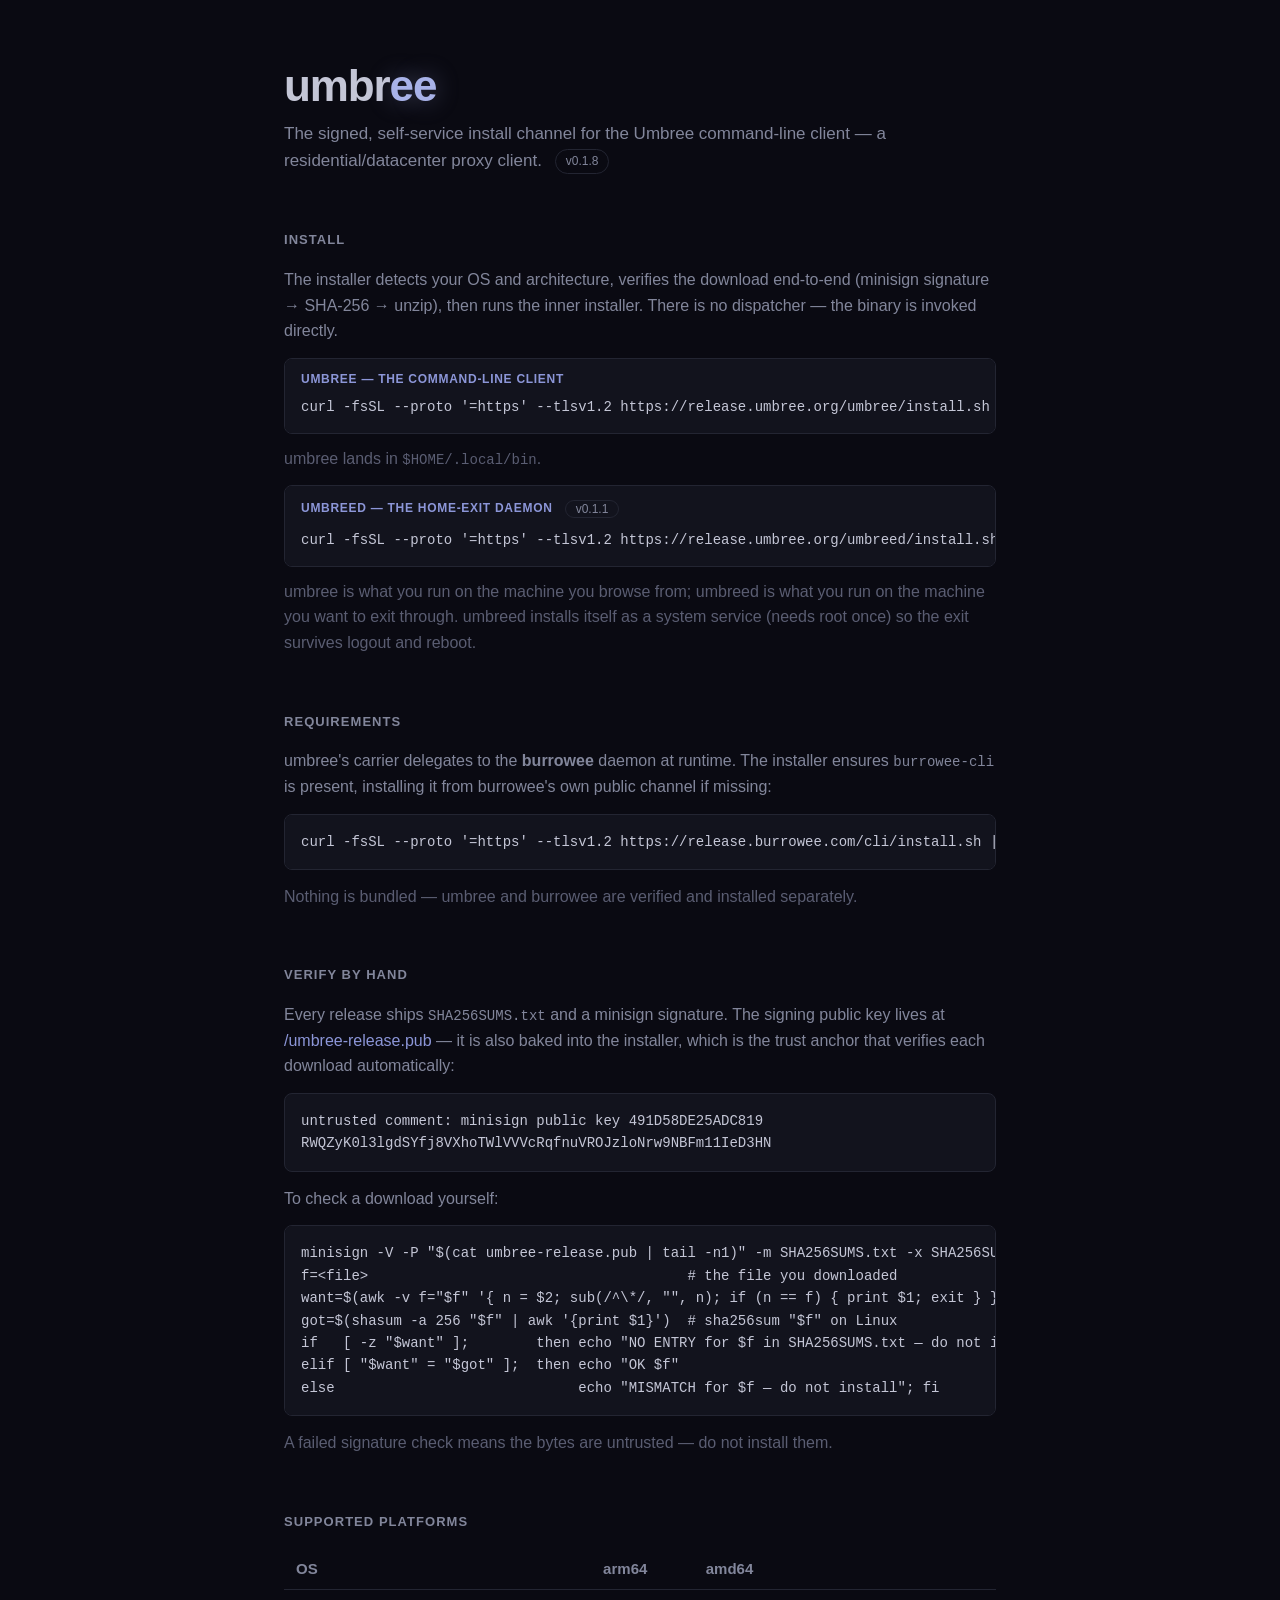
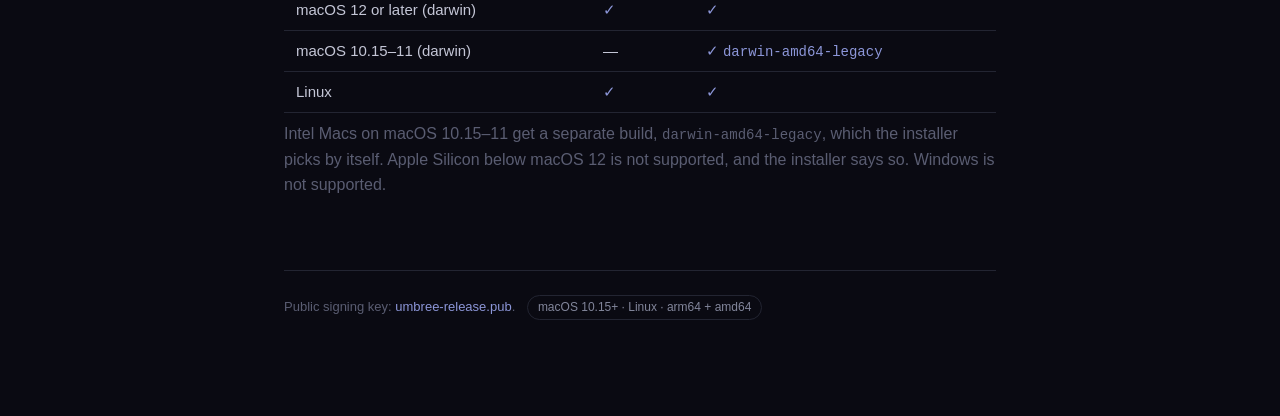
<file: site/index.html>
<!DOCTYPE html>
<html lang="en">
<head>
<meta charset="utf-8">
<meta name="viewport" content="width=device-width, initial-scale=1">
<link rel="icon" type="image/svg+xml" href="/favicon.svg">
<title>umbree — install channel</title>
<meta name="description" content="Public, signed, self-service install channel for the Umbree command-line client. Every download is verified end-to-end.">
<script>
  var components = ["umbree", "umbreed"];
  var semver = /^[0-9]+\.[0-9]+\.[0-9]+$/;
  function __umbreeVersion(data) {
    if (!data || typeof data.component !== "string" || typeof data.version !== "string") {
      return;
    }
    if (components.indexOf(data.component) < 0 || !semver.test(data.version)) {
      return;
    }
    var el = document.getElementById("version-" + data.component);
    if (el) {
      el.textContent = "v" + data.version;
    }
  }
</script>
<style>
  :root {
    --bg:     #0A0A12; /* page canvas — near-black indigo */
    --well:   #12131D; /* recessed: code blocks, wells */
    --text:   #C4C6D6; /* primary text */
    --mark:   #A8B2E8; /* MARK ONLY — wordmark accent */
    --accent: #8C96D8; /* UI accent — links, buttons, focus */

    --text-muted:  #82869B;
    --text-faint:  #5A5D72;
    --line:        #232532;
  }

  * { box-sizing: border-box; }
  html { -webkit-text-size-adjust: 100%; }

  body {
    margin: 0;
    background: var(--bg);
    color: var(--text);
    font: 16px/1.6 -apple-system, BlinkMacSystemFont, "Segoe UI", Roboto, Helvetica, Arial, sans-serif;
    -webkit-font-smoothing: antialiased;
  }

  a { color: var(--accent); text-decoration: none; }
  a:hover { text-decoration: underline; }

  .wrap { max-width: 760px; margin: 0 auto; padding: 64px 24px 96px; }

  /* wordmark */
  .brand {
    font: 600 44px/1 -apple-system, BlinkMacSystemFont, "Segoe UI", sans-serif;
    letter-spacing: -0.025em;
    color: var(--text);
    margin: 0;
  }
  .brand .ee { color: var(--mark); text-shadow: 0 0 24px rgba(168, 178, 232, 0.35); }

  .tagline { color: var(--text-muted); margin: 12px 0 0; font-size: 17px; }

  h2 {
    font-size: 13px; font-weight: 600; letter-spacing: 0.08em; text-transform: uppercase;
    color: var(--text-muted); margin: 56px 0 16px;
  }

  p { margin: 0 0 14px; }
  .muted { color: var(--text-muted); }
  .faint { color: var(--text-faint); }

  /* install lines */
  .install {
    display: block; background: var(--well); border: 1px solid var(--line);
    border-radius: 8px; padding: 14px 16px; margin: 0 0 12px; overflow-x: auto;
  }
  .install .label {
    display: block; color: var(--accent);
    font: 600 12px/1 -apple-system, BlinkMacSystemFont, "Segoe UI", sans-serif;
    letter-spacing: 0.06em; text-transform: uppercase; margin-bottom: 8px;
  }
  code, pre, kbd {
    font-family: ui-monospace, SFMono-Regular, "SF Mono", Menlo, Consolas, "Liberation Mono", monospace;
    font-size: 14px;
  }
  .install code { color: var(--text); white-space: pre; }

  pre.block {
    background: var(--well); border: 1px solid var(--line); border-radius: 8px;
    padding: 16px; margin: 0 0 14px; overflow-x: auto; color: var(--text);
  }

  table { border-collapse: collapse; width: 100%; margin: 4px 0 8px; }
  th, td { text-align: left; padding: 8px 12px; border-bottom: 1px solid var(--line); font-size: 15px; }
  th { color: var(--text-muted); font-weight: 600; }
  td.yes { color: var(--accent); }

  .pill {
    display: inline-block; border: 1px solid var(--line); border-radius: 999px;
    padding: 2px 10px; font-size: 12px; color: var(--text-muted);
    margin-left: 8px; vertical-align: middle;
  }

  .install .label .pill { text-transform: none; letter-spacing: normal; font-weight: 400; }

  footer {
    margin-top: 72px; padding-top: 24px; border-top: 1px solid var(--line);
    color: var(--text-faint); font-size: 13px;
  }
</style>
</head>
<body>
<div class="wrap">

  <header>
    <h1 class="brand">umbr<span class="ee">ee</span></h1>
    <p class="tagline">The signed, self-service install channel for the Umbree command-line client
      — a residential/datacenter proxy client. <span id="version-umbree" class="pill">latest</span></p>
  </header>

  <section>
    <h2>Install</h2>
    <p class="muted">The installer detects your OS and architecture, verifies the download
      end-to-end (minisign signature → SHA-256 → unzip), then runs the inner installer.
      There is no dispatcher — the binary is invoked directly.</p>

    <span class="install">
      <span class="label">umbree — the command-line client</span>
      <code>curl -fsSL --proto '=https' --tlsv1.2 https://release.umbree.org/umbree/install.sh | sh</code>
    </span>

    <p class="faint">umbree lands in <code>$HOME/.local/bin</code>.</p>

    <span class="install">
      <span class="label">umbreed — the home-exit daemon <span id="version-umbreed" class="pill">latest</span></span>
      <code>curl -fsSL --proto '=https' --tlsv1.2 https://release.umbree.org/umbreed/install.sh | sh</code>
    </span>

    <p class="faint">umbree is what you run on the machine you browse from; umbreed is what you
      run on the machine you want to exit through. umbreed installs itself as a system service
      (needs root once) so the exit survives logout and reboot.</p>
  </section>

  <section>
    <h2>Requirements</h2>
    <p class="muted">umbree's carrier delegates to the <strong>burrowee</strong> daemon at
      runtime. The installer ensures <code>burrowee-cli</code> is present, installing it from
      burrowee's own public channel if missing:</p>
    <pre class="block">curl -fsSL --proto '=https' --tlsv1.2 https://release.burrowee.com/cli/install.sh | sh</pre>
    <p class="faint">Nothing is bundled — umbree and burrowee are verified and installed separately.</p>
  </section>

  <section>
    <h2>Verify by hand</h2>
    <p class="muted">Every release ships <code>SHA256SUMS.txt</code> and a minisign signature.
      The signing public key lives at
      <a href="/umbree-release.pub">/umbree-release.pub</a> — it is also baked into the
      installer, which is the trust anchor that verifies each download automatically:</p>
    <pre class="block">untrusted comment: minisign public key 491D58DE25ADC819
RWQZyK0l3lgdSYfj8VXhoTWlVVVcRqfnuVROJzloNrw9NBFm11IeD3HN
</pre>
    <p class="muted">To check a download yourself:</p>
    <pre class="block">minisign -V -P "$(cat umbree-release.pub | tail -n1)" -m SHA256SUMS.txt -x SHA256SUMS.txt.minisig
f=&lt;file&gt;                                      # the file you downloaded
want=$(awk -v f="$f" '{ n = $2; sub(/^\*/, "", n); if (n == f) { print $1; exit } }' SHA256SUMS.txt)
got=$(shasum -a 256 "$f" | awk '{print $1}')  # sha256sum "$f" on Linux
if   [ -z "$want" ];        then echo "NO ENTRY for $f in SHA256SUMS.txt — do not install"
elif [ "$want" = "$got" ];  then echo "OK $f"
else                             echo "MISMATCH for $f — do not install"; fi</pre>
    <p class="faint">A failed signature check means the bytes are untrusted — do not install them.</p>
  </section>

  <section>
    <h2>Supported platforms</h2>
    <table>
      <thead>
        <tr><th>OS</th><th>arm64</th><th>amd64</th></tr>
      </thead>
      <tbody>
        <tr><td>macOS 12 or later (darwin)</td><td class="yes">✓</td><td class="yes">✓</td></tr>
        <tr><td>macOS 10.15–11 (darwin)</td><td>—</td><td class="yes">✓ <code>darwin-amd64-legacy</code></td></tr>
        <tr><td>Linux</td><td class="yes">✓</td><td class="yes">✓</td></tr>
      </tbody>
    </table>
    <p class="faint">Intel Macs on macOS 10.15–11 get a separate build, <code>darwin-amd64-legacy</code>, which the installer picks by itself. Apple Silicon below macOS 12 is not supported, and the installer says so. Windows is not supported.</p>
  </section>

  <footer>
    Public signing key:
    <a href="/umbree-release.pub">umbree-release.pub</a>.
    <span class="pill">macOS 10.15+ · Linux · arm64 + amd64</span>
  </footer>

</div>
<script>
  (function () {
    var hour = Math.floor(Date.now() / 3600000);
    for (var i = 0; i < components.length; i++) {
      var s = document.createElement("script");
      s.src = "/" + components[i] + "/version.js?" + hour;
      s.referrerPolicy = "no-referrer";
      document.body.appendChild(s);
    }
  })();
</script>
</body>
</html>
</file>
